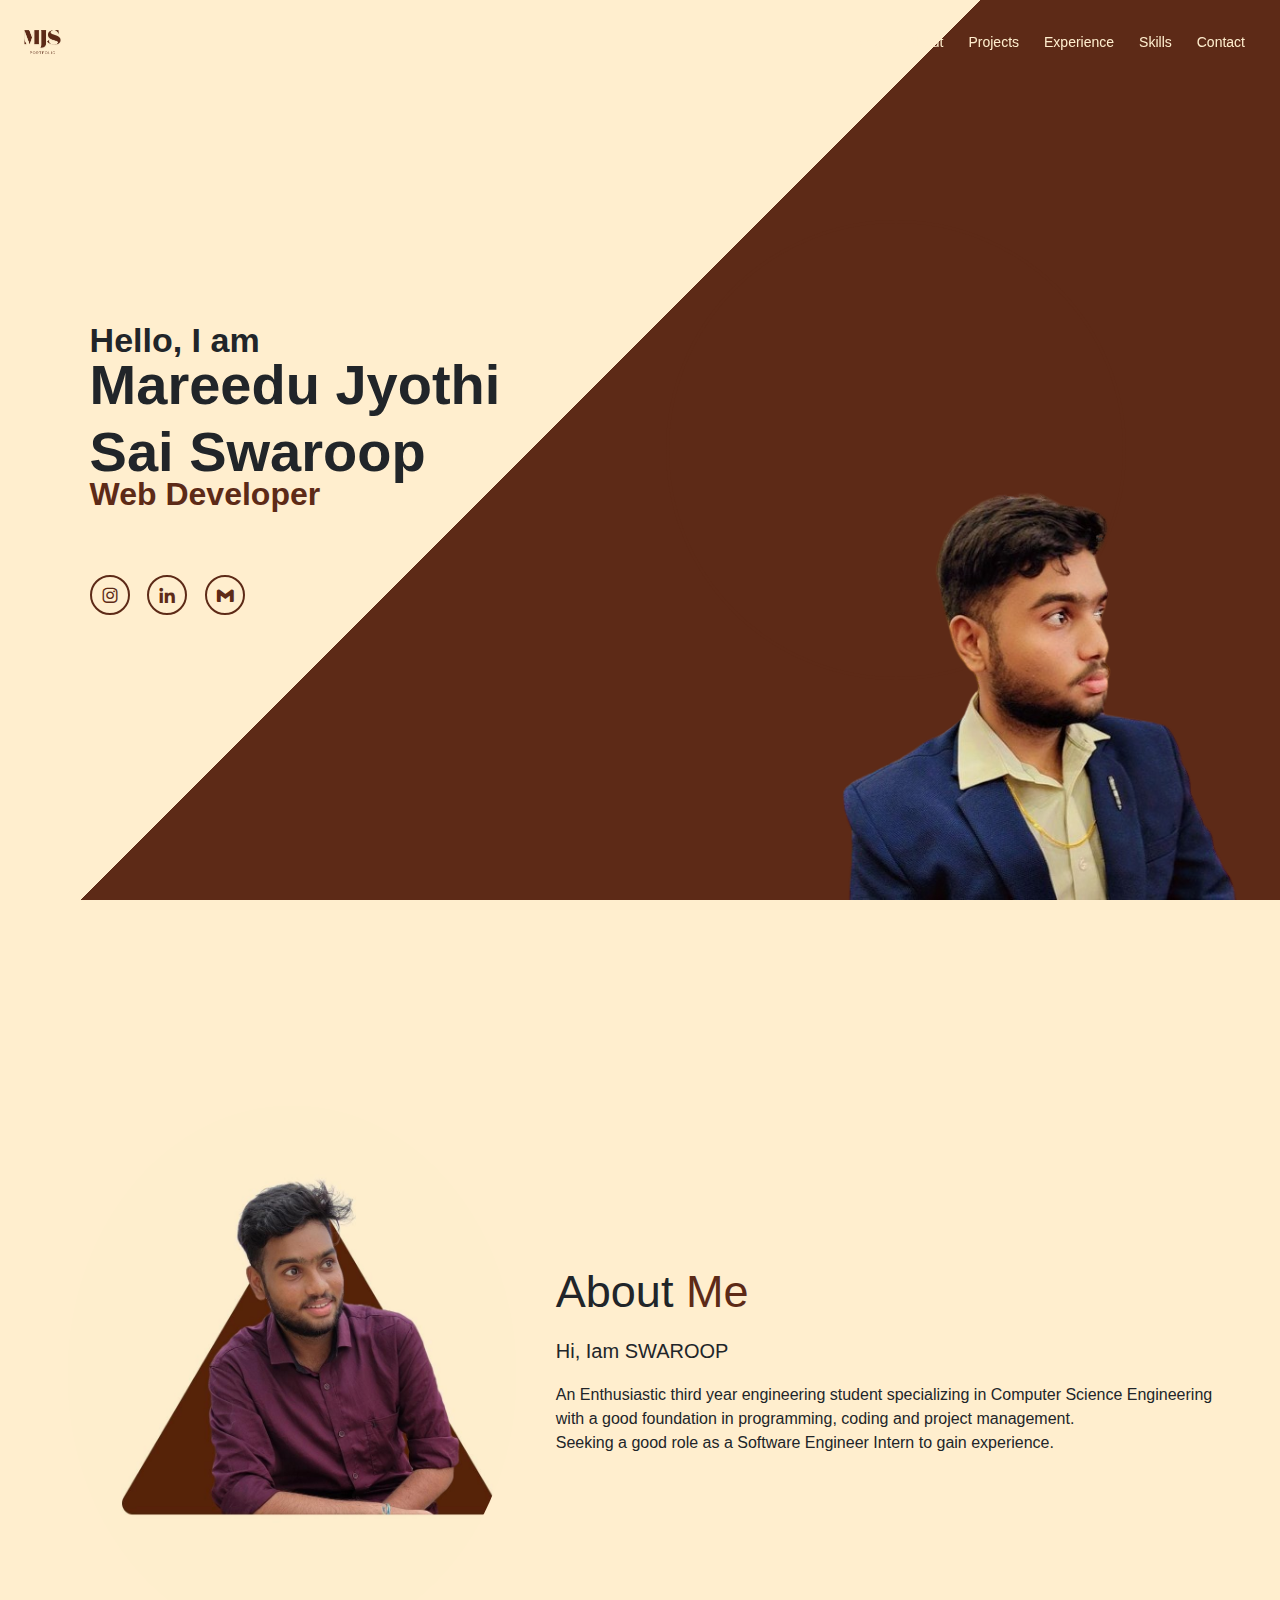
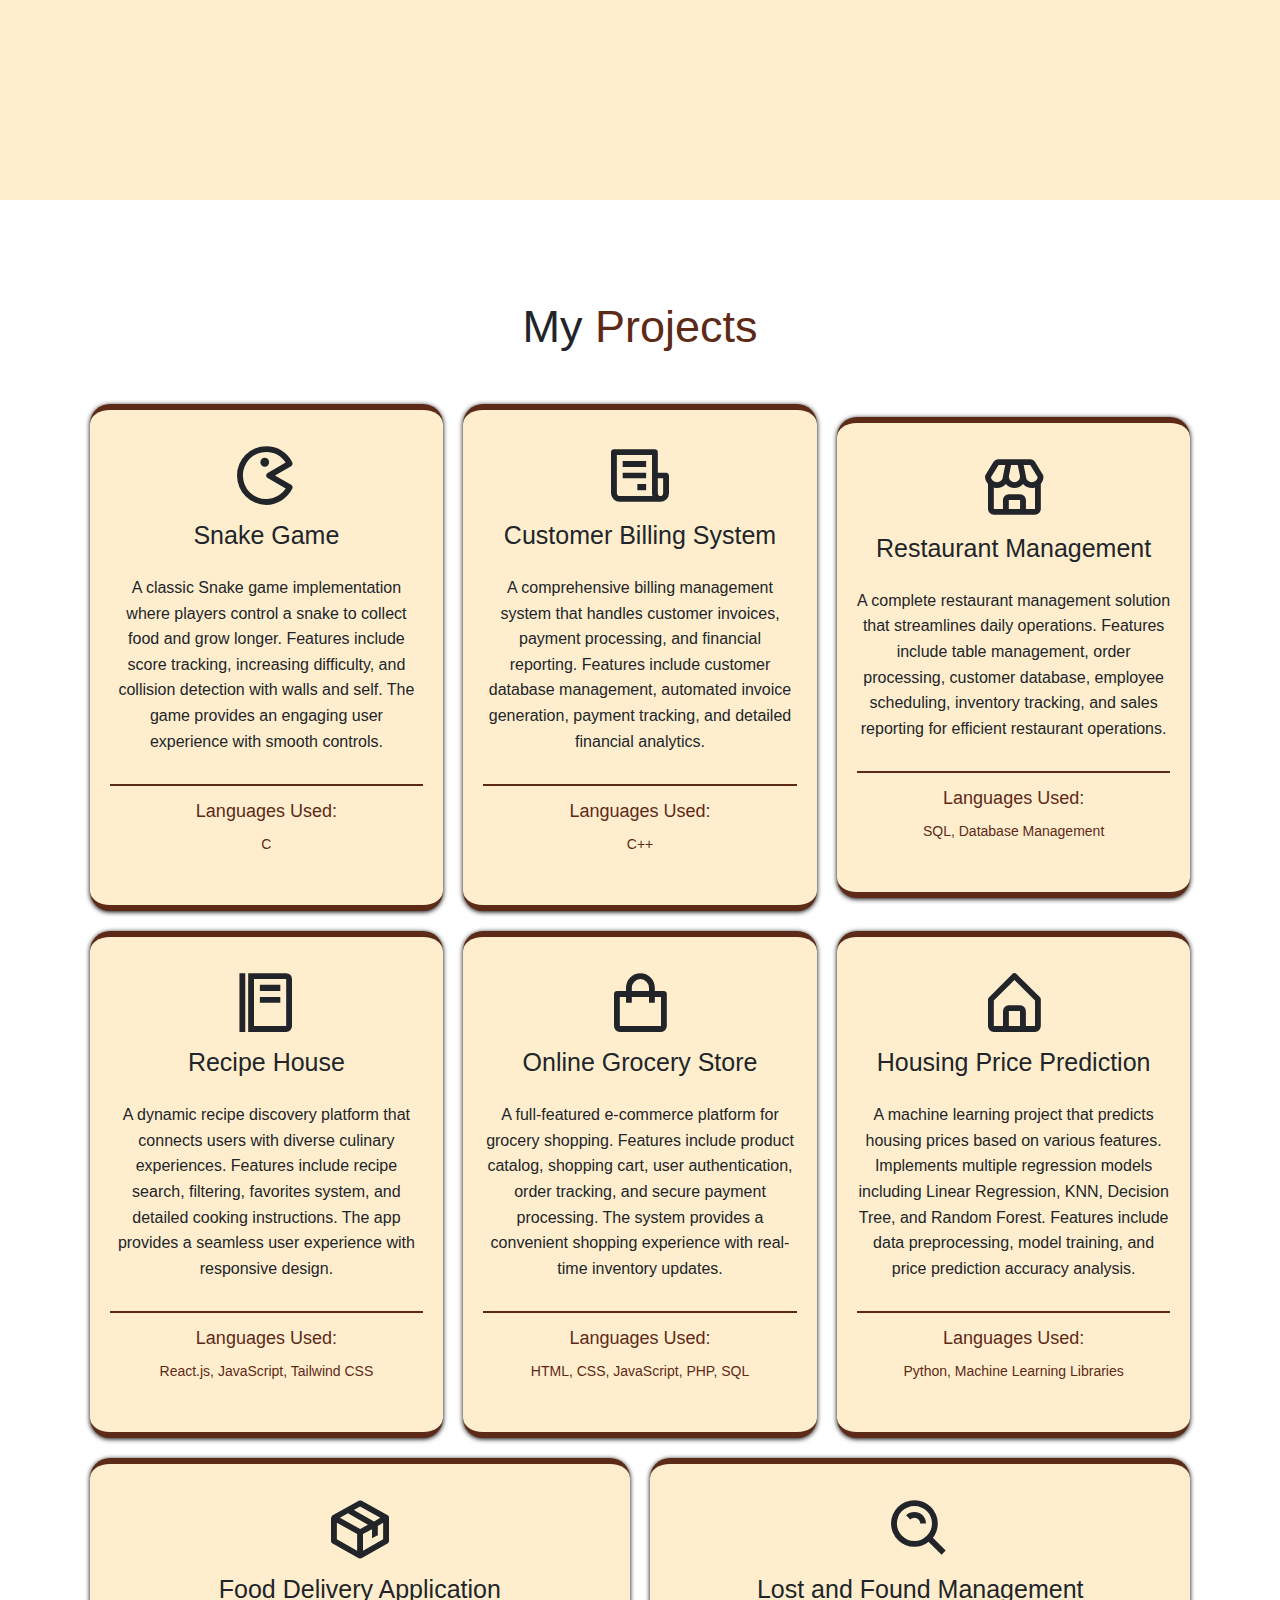
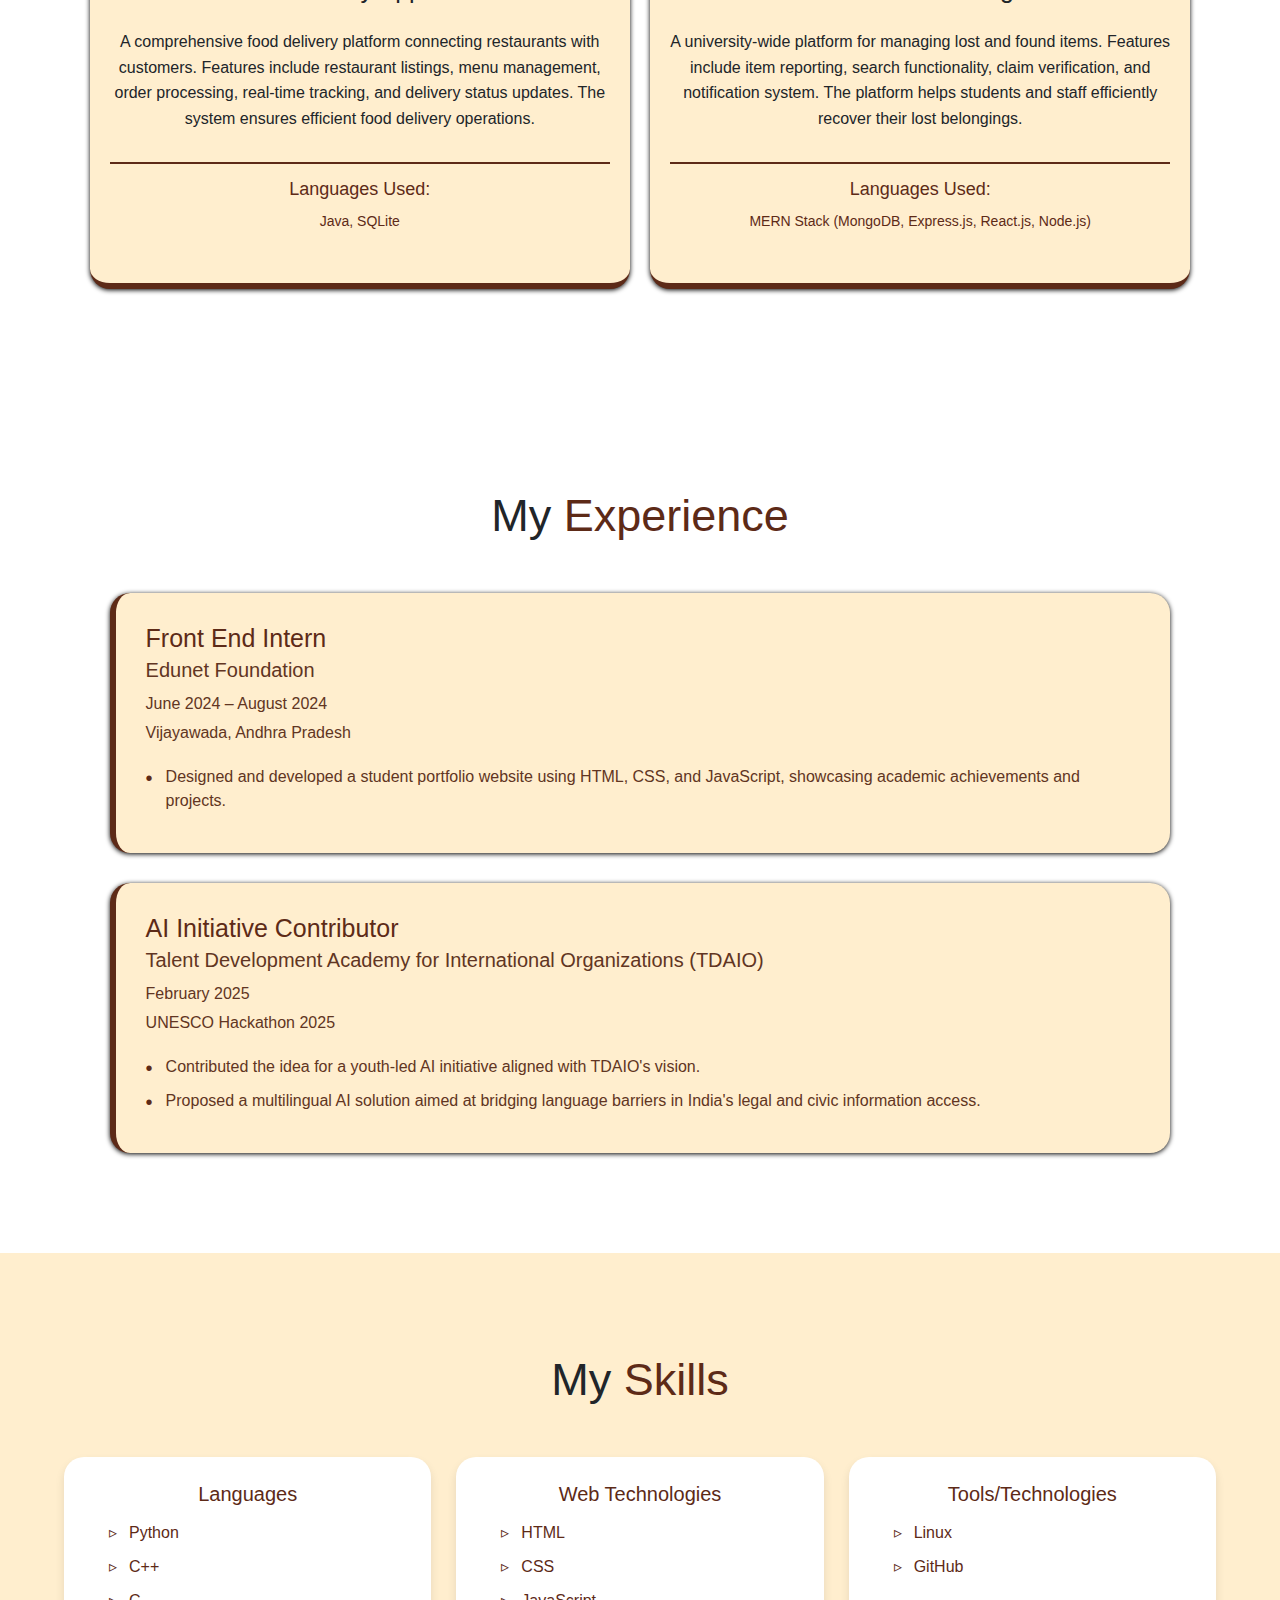
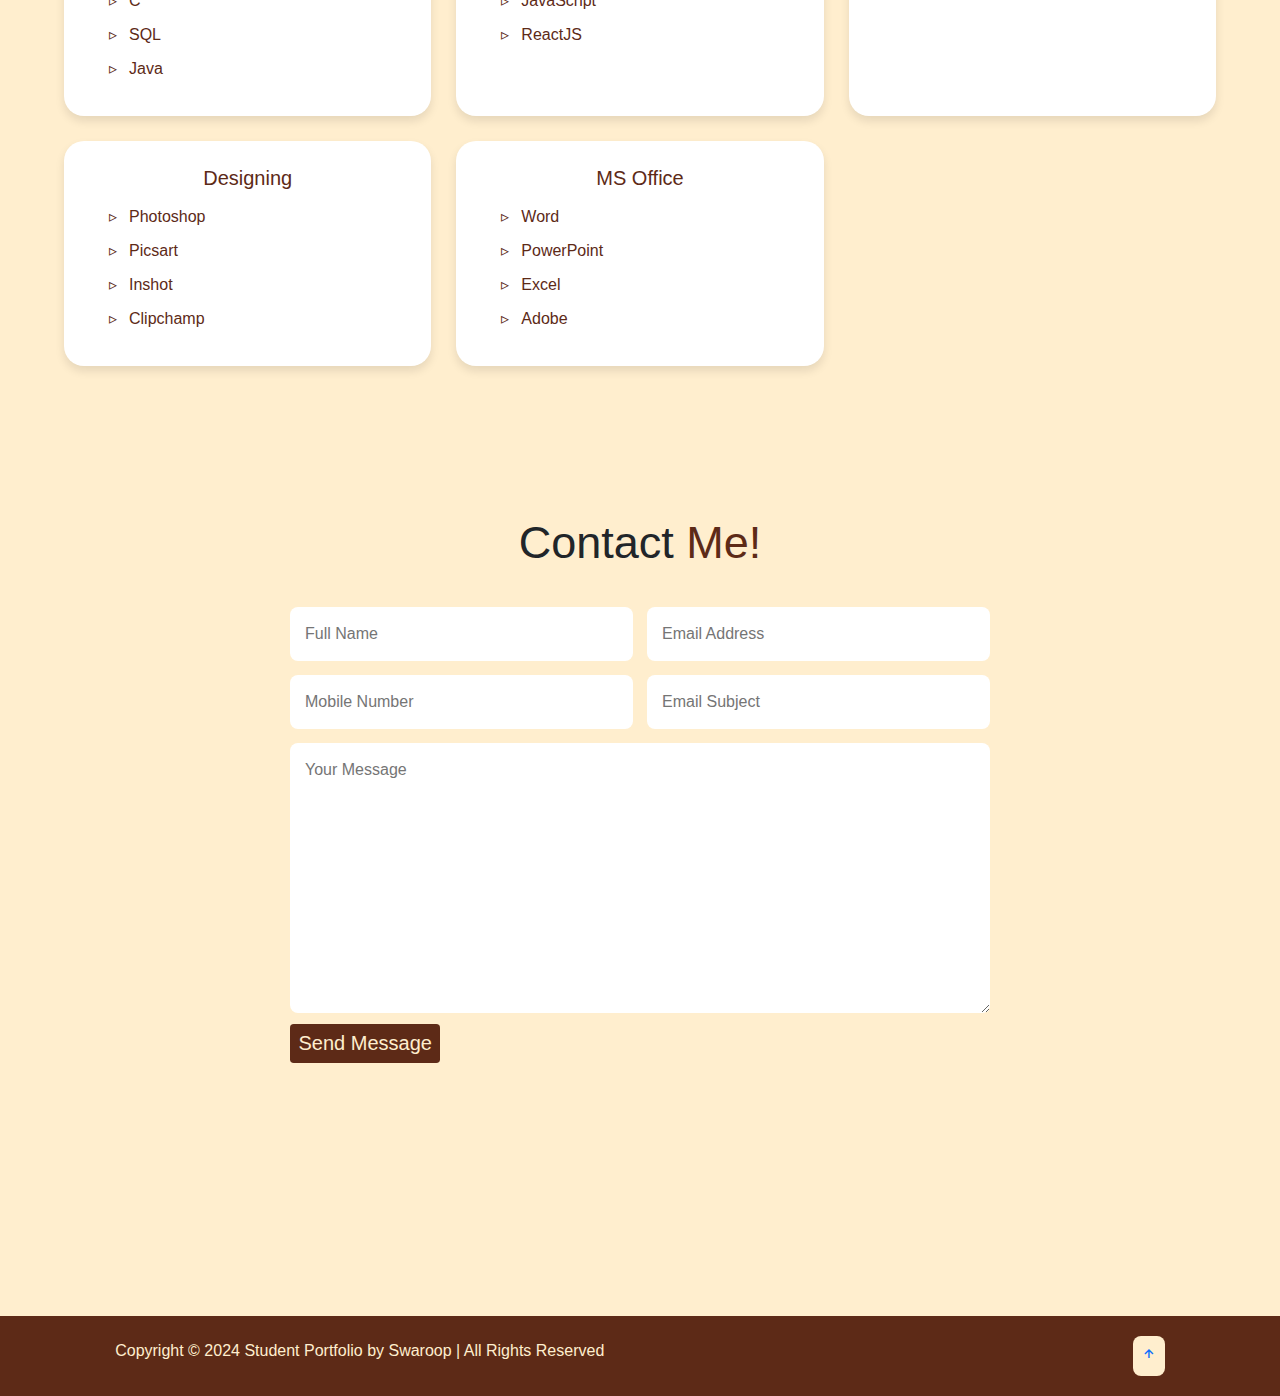
<file: index.html>
<!DOCTYPE html>
<html lang="en">
<head>
    <title>Student Portfolio</title>
    <link rel="stylesheet" href="styles.css">
    <link href='https://unpkg.com/boxicons@2.1.4/css/boxicons.min.css' rel='stylesheet'>
    <link href="https://cdn.jsdelivr.net/npm/bootstrap@5.3.3/dist/css/bootstrap.min.css" rel="stylesheet" integrity="sha384-QWTKZyjpPEjISv5WaRU9OFeRpok6YctnYmDr5pNlyT2bRjXh0JMhjY6hW+ALEwIH" crossorigin="anonymous">
</head>
<body>
    <header class="header">
        <a href="index.html" class="logo">
            <img src="mylogo.png" alt="Logo" class="logo-normal">
            <img src="mylogo2.png" alt="Logo" class="logo-sticky">
        </a>
        <nav class="navbar">
            <a href="#home" class="active">Home</a>
            <a href="#about">About</a>
            <a href="#projects">Projects</a>
            <a href="#experience">Experience</a>
            <a href="#skills">Skills</a>
            <a href="#contact">Contact</a>
        </nav>
    </header>
    <section class="home" id="home">
        <div class="homecont">
            <h3>Hello, I am</h3>
            <h1>Mareedu Jyothi Sai Swaroop</h1>
            <h3 class="web-developer-text">Web Developer</h3>
        <div class="socialm">
            <a href="https://www.instagram.com/bunny_mareedu?igsh=MXEweXQzZW9uaHowbg== "><i class='bx bxl-instagram' ></i></a>
            <a href="https://www.linkedin.com/in/jyothi-sai-swaroop-mareedu?utm_source=share&utm_campaign=share_via&utm_content=profile&utm_medium=android_app "><i class='bx bxl-linkedin' ></i></a>
            <a href="mailto:jyothisaiswaroopmareedu@gmail.com"><i class='bx bxl-gmail'></i></a>
        </div>
        </div>
        <div class="profcon">
            <div class="profbox">
                <div class="prof">
                </div>
                <div class="circle"></div>
            </div>
            <div class="overlay"></div>  </div>
            <div class="homeimg">
                <img src ="pro.png">
            </div>
    </section>
    <section class="about" id="about">
        <div class="aboutimg">
            <img src="about.jpg" alt="">
        </div>
        <div class="abtcnt">
            <h2 class="headi">About <span>Me</span></h2>
            <h3>Hi, Iam SWAROOP</h3> <p>An Enthusiastic third year engineering student specializing in Computer Science Engineering<br>
                 with a good foundation in programming, coding and project management.<br> Seeking a good role as a Software Engineer Intern to gain experience.</p>
        </div>
    </section>
    <section class="projects" id="projects">
        <h2 class="headi">My <span>Projects</span></h2>
        <div class="prjcon">
            <div class="prjbox">
                <i class='bx bx-game'></i>
                <h3>Snake Game</h3>
                <p>A classic Snake game implementation where players control a snake to collect food and grow longer. Features include score tracking, increasing difficulty, and collision detection with walls and self. The game provides an engaging user experience with smooth controls.</p>
                <div class="languages">
                    <h4>Languages Used:</h4>
                    <p>C</p>
                </div>
            </div>
            <div class="prjbox">
                <i class='bx bx-receipt'></i>
                <h3>Customer Billing System</h3>
                <p>A comprehensive billing management system that handles customer invoices, payment processing, and financial reporting. Features include customer database management, automated invoice generation, payment tracking, and detailed financial analytics.</p>
                <div class="languages">
                    <h4>Languages Used:</h4>
                    <p>C++</p>
                </div>
            </div>
            <div class="prjbox">
                <i class='bx bx-store'></i>
                <h3>Restaurant Management</h3>
                <p>A complete restaurant management solution that streamlines daily operations. Features include table management, order processing, customer database, employee scheduling, inventory tracking, and sales reporting for efficient restaurant operations.</p>
                <div class="languages">
                    <h4>Languages Used:</h4>
                    <p>SQL, Database Management</p>
                </div>
            </div>
             <div class="prjbox">
                <i class='bx bx-food-menu'></i>
                <h3>Recipe House</h3>
                <p>A dynamic recipe discovery platform that connects users with diverse culinary experiences. Features include recipe search, filtering, favorites system, and detailed cooking instructions. The app provides a seamless user experience with responsive design.</p>
                <div class="languages">
                    <h4>Languages Used:</h4>
                    <p>React.js, JavaScript, Tailwind CSS</p>
                </div>
            </div>
             <div class="prjbox">
                <i class='bx bx-shopping-bag'></i>
                <h3>Online Grocery Store</h3>
                <p>A full-featured e-commerce platform for grocery shopping. Features include product catalog, shopping cart, user authentication, order tracking, and secure payment processing. The system provides a convenient shopping experience with real-time inventory updates.</p>
                <div class="languages">
                    <h4>Languages Used:</h4>
                    <p>HTML, CSS, JavaScript, PHP, SQL</p>
                </div>
            </div>
             <div class="prjbox">
                <i class='bx bx-home-alt'></i>
                <h3>Housing Price Prediction</h3>
                <p>A machine learning project that predicts housing prices based on various features. Implements multiple regression models including Linear Regression, KNN, Decision Tree, and Random Forest. Features include data preprocessing, model training, and price prediction accuracy analysis.</p>
                <div class="languages">
                    <h4>Languages Used:</h4>
                    <p>Python, Machine Learning Libraries</p>
                </div>
            </div>
             <div class="prjbox">
                <i class='bx bx-package'></i>
                <h3>Food Delivery Application</h3>
                <p>A comprehensive food delivery platform connecting restaurants with customers. Features include restaurant listings, menu management, order processing, real-time tracking, and delivery status updates. The system ensures efficient food delivery operations.</p>
                <div class="languages">
                    <h4>Languages Used:</h4>
                    <p>Java, SQLite</p>
                </div>
            </div>
             <div class="prjbox">
                <i class='bx bx-search-alt'></i>
                <h3>Lost and Found Management</h3>
                <p>A university-wide platform for managing lost and found items. Features include item reporting, search functionality, claim verification, and notification system. The platform helps students and staff efficiently recover their lost belongings.</p>
                <div class="languages">
                    <h4>Languages Used:</h4>
                    <p>MERN Stack (MongoDB, Express.js, React.js, Node.js)</p>
                </div>
            </div>
        </div>
    </section>
    <section class="experience" id="experience">
        <h2 class="headi">My <span>Experience</span></h2>
        <div class="exp-container">
            <div class="exp-box">
                <div class="exp-header">
                    <h3>Front End Intern</h3>
                    <h4>Edunet Foundation</h4>
                    <p class="exp-date">June 2024 – August 2024</p>
                    <p class="exp-location">Vijayawada, Andhra Pradesh</p>
                </div>
                <div class="exp-content">
                    <ul>
                        <li>Designed and developed a student portfolio website using HTML, CSS, and JavaScript, showcasing academic achievements and projects.</li>
                    </ul>
                </div>
            </div>
            <div class="exp-box">
                <div class="exp-header">
                    <h3>AI Initiative Contributor</h3>
                    <h4>Talent Development Academy for International Organizations (TDAIO)</h4>
                    <p class="exp-date">February 2025</p>
                    <p class="exp-location">UNESCO Hackathon 2025</p>
                </div>
                <div class="exp-content">
                    <ul>
                        <li>Contributed the idea for a youth-led AI initiative aligned with TDAIO's vision.</li>
                        <li>Proposed a multilingual AI solution aimed at bridging language barriers in India's legal and civic information access.</li>
                    </ul>
                </div>
            </div>
        </div>
    </section>
    <section class="skills" id="skills">
        <h2 class="headi">My <span>Skills</span></h2>
        <div class="skills-container">
            <div class="skill-category">
                <h3>Languages</h3>
                <ul>
                    <li>Python</li>
                    <li>C++</li>
                    <li>C</li>
                    <li>SQL</li>
                    <li>Java</li>
                </ul>
            </div>
            <div class="skill-category">
                <h3>Web Technologies</h3>
                <ul>
                    <li>HTML</li>
                    <li>CSS</li>
                    <li>JavaScript</li>
                    <li>ReactJS</li>
                </ul>
            </div>
            <div class="skill-category">
                <h3>Tools/Technologies</h3>
                <ul>
                    <li>Linux</li>
                    <li>GitHub</li>
                </ul>
            </div>
            <div class="skill-category">
                <h3>Designing</h3>
                <ul>
                    <li>Photoshop</li>
                    <li>Picsart</li>
                    <li>Inshot</li>
                    <li>Clipchamp</li>
                </ul>
            </div>
            <div class="skill-category">
                <h3>MS Office</h3>
                <ul>
                    <li>Word</li>
                    <li>PowerPoint</li>
                    <li>Excel</li>
                    <li>Adobe</li>
                </ul>
            </div>
        </div>
    </section>
    <section class="contact" id="contact">
        <div>
            <h2 class="headi">Contact <span>Me!</span></h2>
            <form action="#">
                <div class="inpbox">
                    <input type="text" placeholder="Full Name">
                    <input type="email" placeholder="Email Address">
                </div>
                <div class="inpbox">
                    <input type="number" placeholder="Mobile Number">
                    <input type="text" placeholder="Email Subject">
                </div>
                <textarea name="" id="" cols="30" rows="10" placeholder="Your Message"></textarea>
                <input type="submit" value="Send Message" class="btn">
            </form>
        </div>
    </section>
    <script src="script.js"></script>
    <footer class="footer">
        <div class="footxt">
            <p>Copyright &copy; 2024 Student Portfolio by Swaroop | All Rights Reserved</p>
        </div>
   <div class="footericon">
    <a href="#home"><i class='bx bx-up-arrow-alt'></i></a>
   </div>
    </footer>
</body>
</html>
</file>
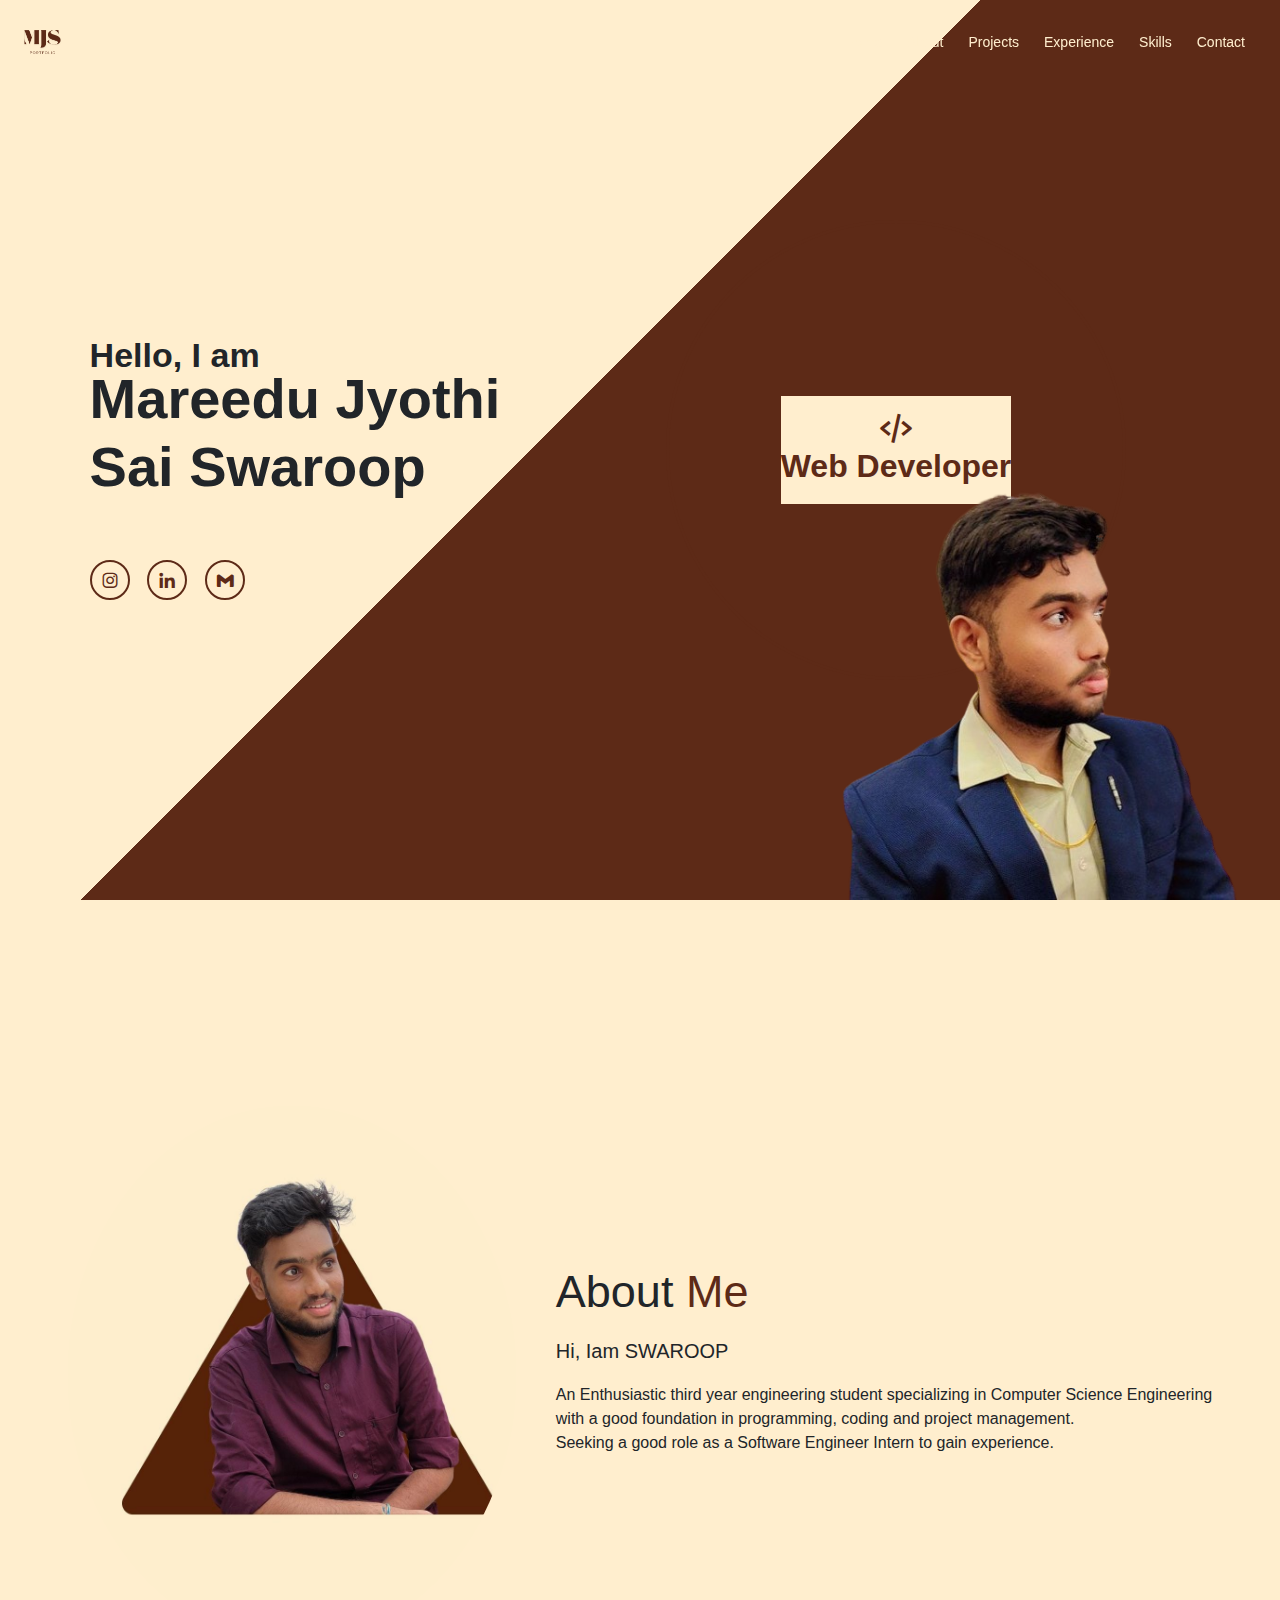
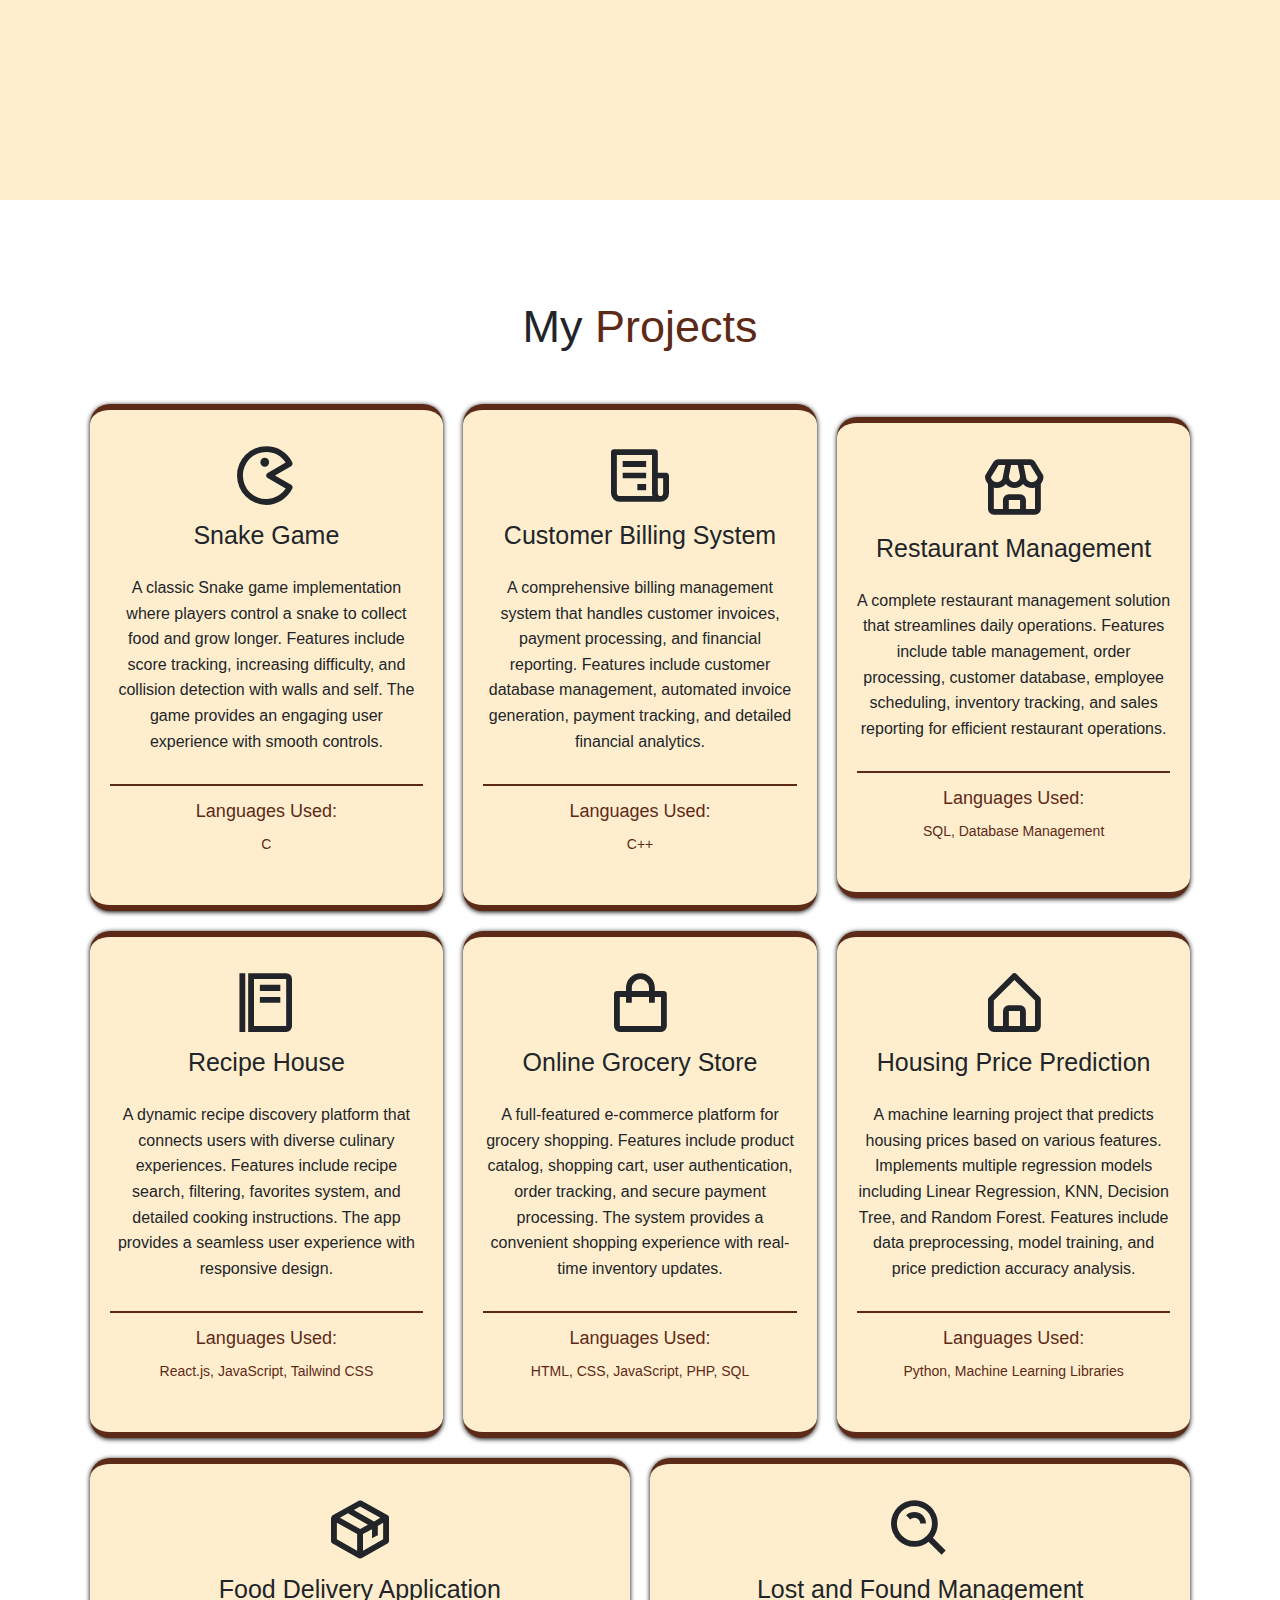
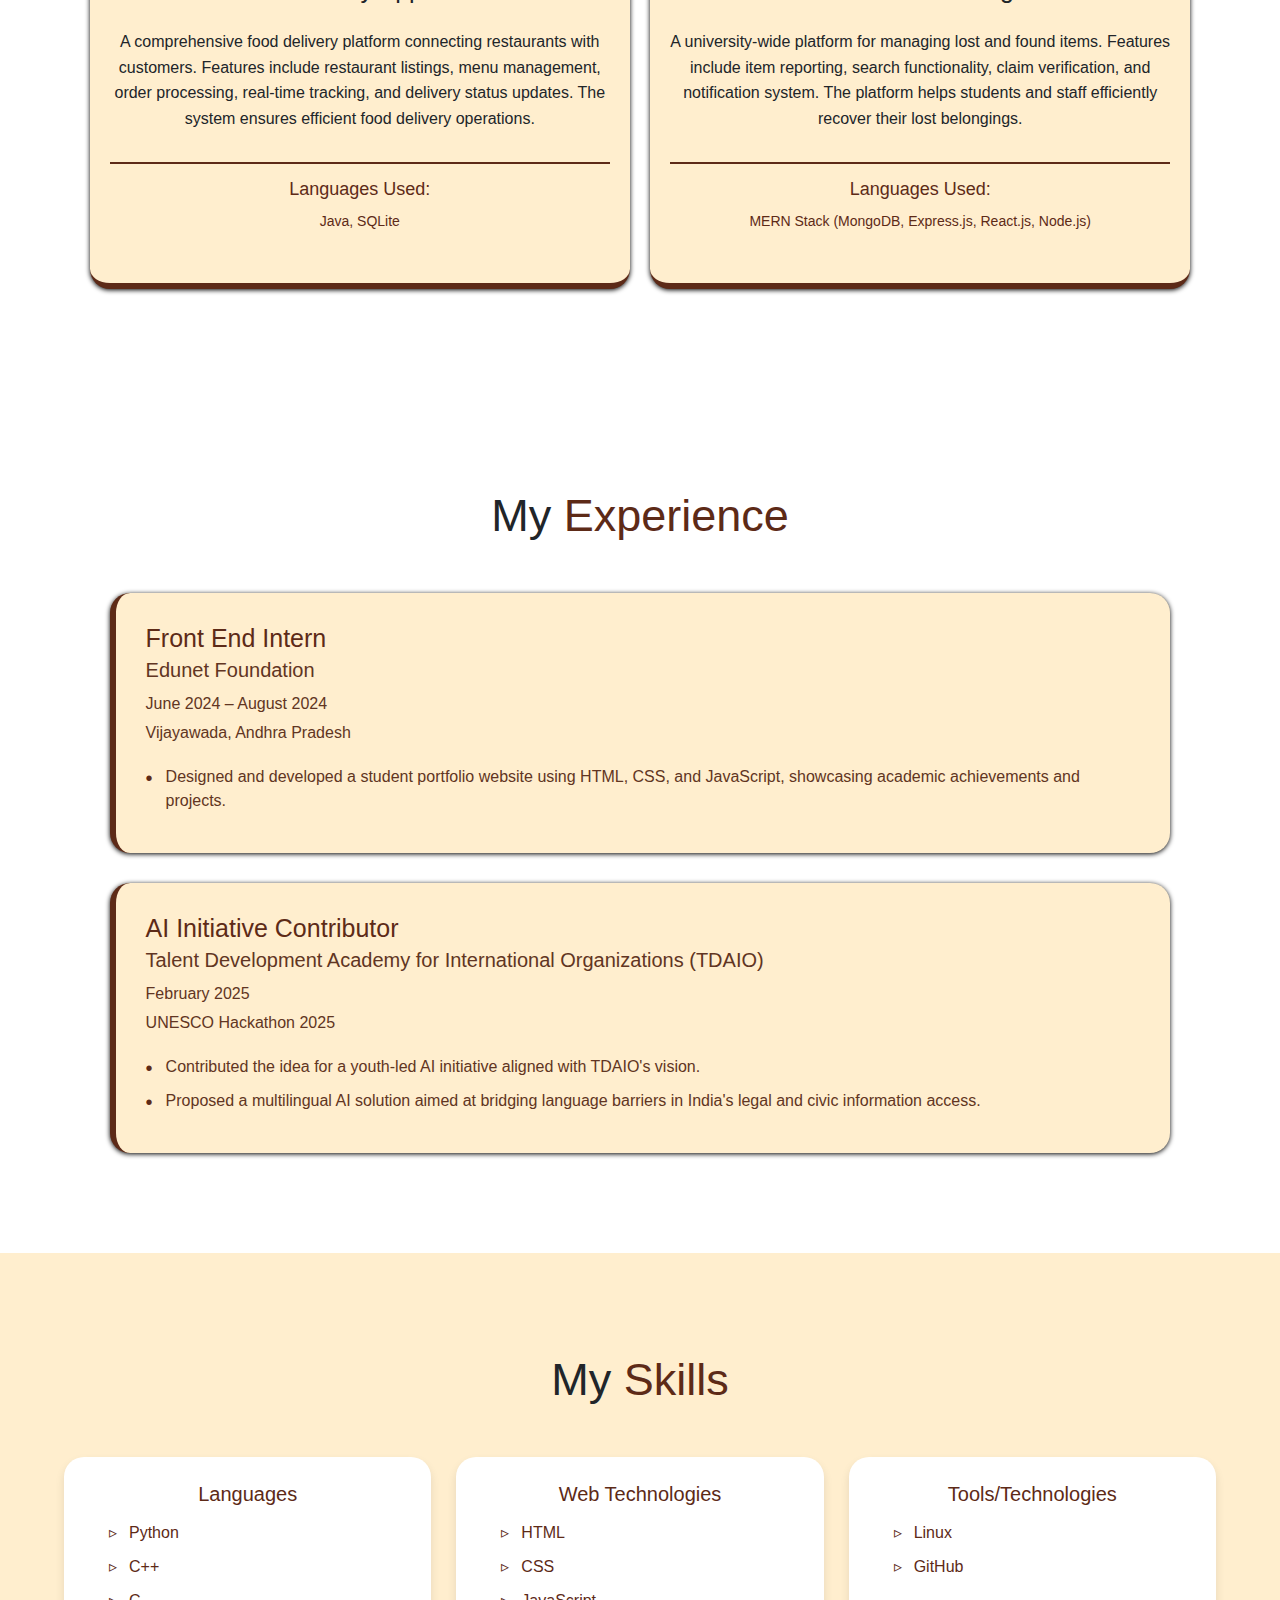
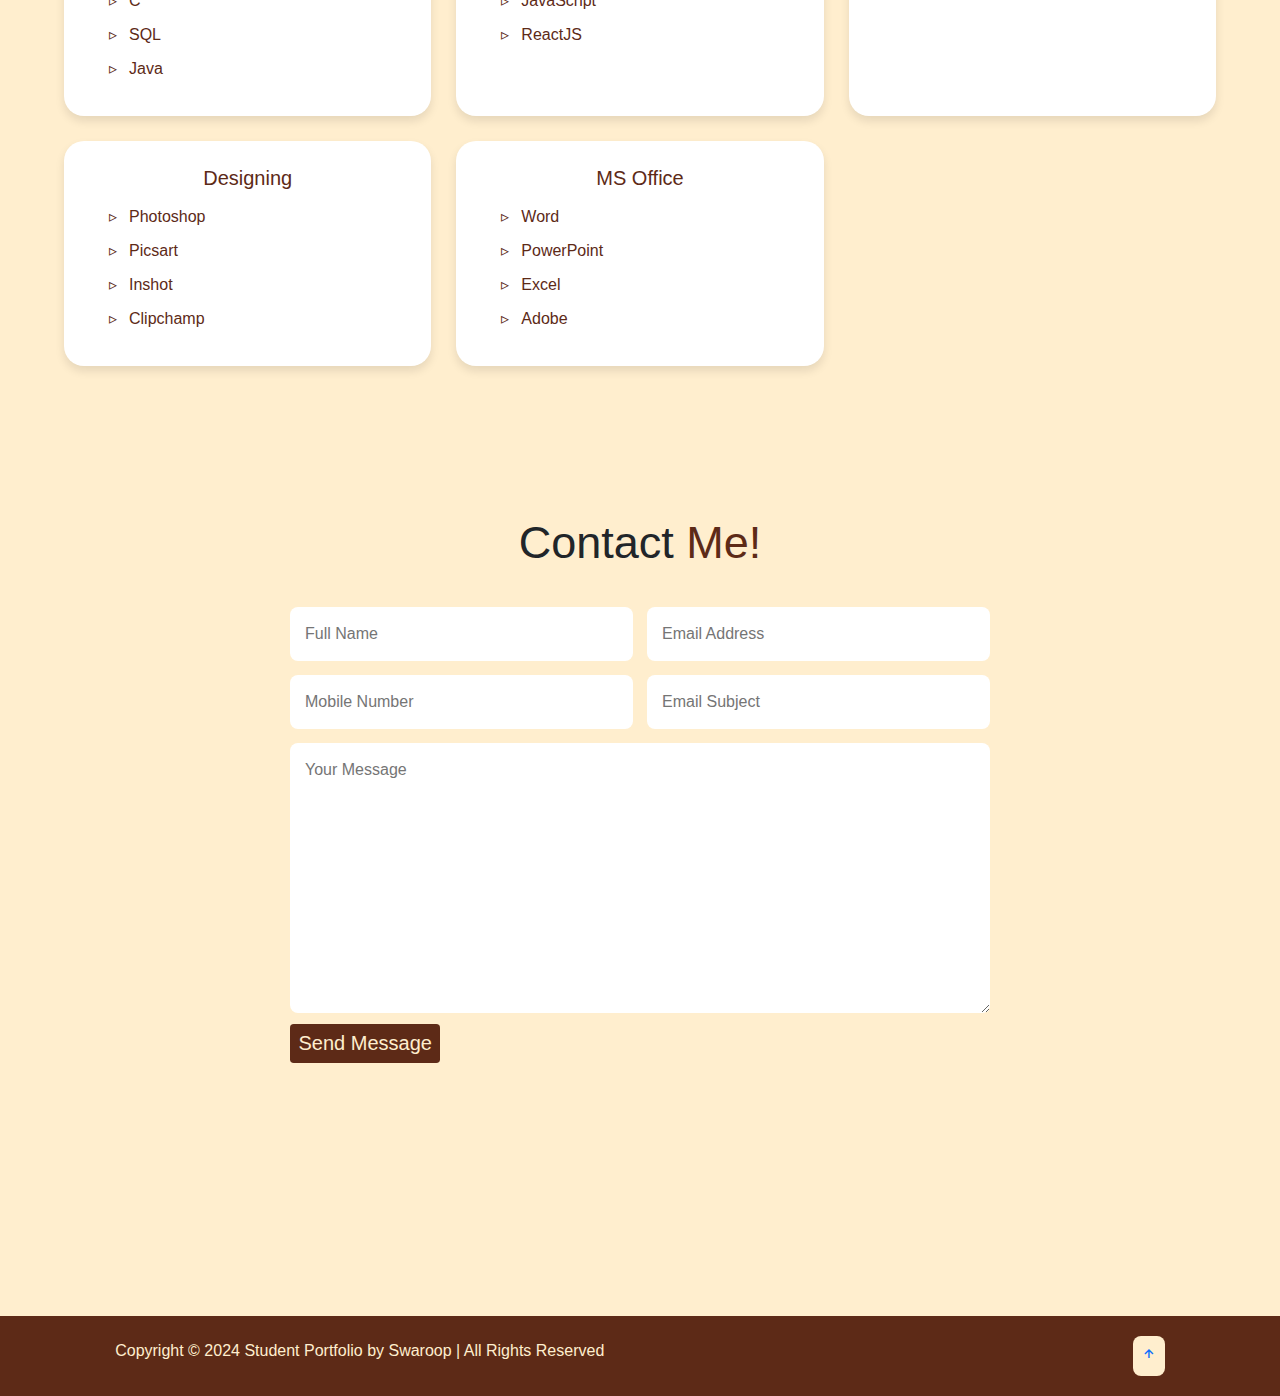
<file: home.html>
<!DOCTYPE html>
<html lang="en">
<head>
    <title>Student Portfolio</title>
    <link rel="stylesheet" href="styles.css">
    <link href='https://unpkg.com/boxicons@2.1.4/css/boxicons.min.css' rel='stylesheet'>
    <link href="https://cdn.jsdelivr.net/npm/bootstrap@5.3.3/dist/css/bootstrap.min.css" rel="stylesheet" integrity="sha384-QWTKZyjpPEjISv5WaRU9OFeRpok6YctnYmDr5pNlyT2bRjXh0JMhjY6hW+ALEwIH" crossorigin="anonymous">
</head>
<body>
    <header class="header">
        <a href="#" class="logo">
            <img src="mylogo.png" alt="Logo" class="logo-normal">
            <img src="mylogo2.png" alt="Logo" class="logo-sticky">
        </a>
        <nav class="navbar">
            <a href="#home" class="active">Home</a>
            <a href="#about">About</a>
            <a href="#projects">Projects</a>
            <a href="#experience">Experience</a>
            <a href="#skills">Skills</a>
            <a href="#contact">Contact</a>
        </nav>
    </header>
    <section class="home" id="home">
        <div class="homecont">
            <h3>Hello, I am</h3>
            <h1>Mareedu Jyothi Sai Swaroop</h1>
        <div class="socialm">
            <a href="https://www.instagram.com/bunny_mareedu?igsh=MXEweXQzZW9uaHowbg== "><i class='bx bxl-instagram' ></i></a>
            <a href="https://www.linkedin.com/in/jyothi-sai-swaroop-mareedu?utm_source=share&utm_campaign=share_via&utm_content=profile&utm_medium=android_app "><i class='bx bxl-linkedin' ></i></a>
            <a href="mailto:jyothisaiswaroopmareedu@gmail.com"><i class='bx bxl-gmail'></i></a>
        </div>
        </div>
        <div class="profcon">
            <div class="profbox">
                <div class="prof">
                    <i class='bx bx-code-alt' ></i>
                    <h3 >Web Developer</h3>
                </div>
                <div class="circle"></div>
            </div>
            <div class="overlay"></div>  </div>
            <div class="homeimg">
                <img src ="pro.png">
            </div>
    </section>
    <section class="about" id="about">
        <div class="aboutimg">
            <img src="about.jpg" alt="">
        </div>
        <div class="abtcnt">
            <h2 class="headi">About <span>Me</span></h2>
            <h3>Hi, Iam SWAROOP</h3> <p>An Enthusiastic third year engineering student specializing in Computer Science Engineering<br>
                 with a good foundation in programming, coding and project management.<br> Seeking a good role as a Software Engineer Intern to gain experience.</p>
        </div>
    </section>
    <section class="projects" id="projects">
        <h2 class="headi">My <span>Projects</span></h2>
        <div class="prjcon">
            <div class="prjbox">
                <i class='bx bx-game'></i>
                <h3>Snake Game</h3>
                <p>A classic Snake game implementation where players control a snake to collect food and grow longer. Features include score tracking, increasing difficulty, and collision detection with walls and self. The game provides an engaging user experience with smooth controls.</p>
                <div class="languages">
                    <h4>Languages Used:</h4>
                    <p>C</p>
                </div>
            </div>
            <div class="prjbox">
                <i class='bx bx-receipt'></i>
                <h3>Customer Billing System</h3>
                <p>A comprehensive billing management system that handles customer invoices, payment processing, and financial reporting. Features include customer database management, automated invoice generation, payment tracking, and detailed financial analytics.</p>
                <div class="languages">
                    <h4>Languages Used:</h4>
                    <p>C++</p>
                </div>
            </div>
            <div class="prjbox">
                <i class='bx bx-store'></i>
                <h3>Restaurant Management</h3>
                <p>A complete restaurant management solution that streamlines daily operations. Features include table management, order processing, customer database, employee scheduling, inventory tracking, and sales reporting for efficient restaurant operations.</p>
                <div class="languages">
                    <h4>Languages Used:</h4>
                    <p>SQL, Database Management</p>
                </div>
            </div>
             <div class="prjbox">
                <i class='bx bx-food-menu'></i>
                <h3>Recipe House</h3>
                <p>A dynamic recipe discovery platform that connects users with diverse culinary experiences. Features include recipe search, filtering, favorites system, and detailed cooking instructions. The app provides a seamless user experience with responsive design.</p>
                <div class="languages">
                    <h4>Languages Used:</h4>
                    <p>React.js, JavaScript, Tailwind CSS</p>
                </div>
            </div>
             <div class="prjbox">
                <i class='bx bx-shopping-bag'></i>
                <h3>Online Grocery Store</h3>
                <p>A full-featured e-commerce platform for grocery shopping. Features include product catalog, shopping cart, user authentication, order tracking, and secure payment processing. The system provides a convenient shopping experience with real-time inventory updates.</p>
                <div class="languages">
                    <h4>Languages Used:</h4>
                    <p>HTML, CSS, JavaScript, PHP, SQL</p>
                </div>
            </div>
             <div class="prjbox">
                <i class='bx bx-home-alt'></i>
                <h3>Housing Price Prediction</h3>
                <p>A machine learning project that predicts housing prices based on various features. Implements multiple regression models including Linear Regression, KNN, Decision Tree, and Random Forest. Features include data preprocessing, model training, and price prediction accuracy analysis.</p>
                <div class="languages">
                    <h4>Languages Used:</h4>
                    <p>Python, Machine Learning Libraries</p>
                </div>
            </div>
             <div class="prjbox">
                <i class='bx bx-package'></i>
                <h3>Food Delivery Application</h3>
                <p>A comprehensive food delivery platform connecting restaurants with customers. Features include restaurant listings, menu management, order processing, real-time tracking, and delivery status updates. The system ensures efficient food delivery operations.</p>
                <div class="languages">
                    <h4>Languages Used:</h4>
                    <p>Java, SQLite</p>
                </div>
            </div>
             <div class="prjbox">
                <i class='bx bx-search-alt'></i>
                <h3>Lost and Found Management</h3>
                <p>A university-wide platform for managing lost and found items. Features include item reporting, search functionality, claim verification, and notification system. The platform helps students and staff efficiently recover their lost belongings.</p>
                <div class="languages">
                    <h4>Languages Used:</h4>
                    <p>MERN Stack (MongoDB, Express.js, React.js, Node.js)</p>
                </div>
            </div>
        </div>
    </section>
    <section class="experience" id="experience">
        <h2 class="headi">My <span>Experience</span></h2>
        <div class="exp-container">
            <div class="exp-box">
                <div class="exp-header">
                    <h3>Front End Intern</h3>
                    <h4>Edunet Foundation</h4>
                    <p class="exp-date">June 2024 – August 2024</p>
                    <p class="exp-location">Vijayawada, Andhra Pradesh</p>
                </div>
                <div class="exp-content">
                    <ul>
                        <li>Designed and developed a student portfolio website using HTML, CSS, and JavaScript, showcasing academic achievements and projects.</li>
                    </ul>
                </div>
            </div>
            <div class="exp-box">
                <div class="exp-header">
                    <h3>AI Initiative Contributor</h3>
                    <h4>Talent Development Academy for International Organizations (TDAIO)</h4>
                    <p class="exp-date">February 2025</p>
                    <p class="exp-location">UNESCO Hackathon 2025</p>
                </div>
                <div class="exp-content">
                    <ul>
                        <li>Contributed the idea for a youth-led AI initiative aligned with TDAIO's vision.</li>
                        <li>Proposed a multilingual AI solution aimed at bridging language barriers in India's legal and civic information access.</li>
                    </ul>
                </div>
            </div>
        </div>
    </section>
    <section class="skills" id="skills">
        <h2 class="headi">My <span>Skills</span></h2>
        <div class="skills-container">
            <div class="skill-category">
                <h3>Languages</h3>
                <ul>
                    <li>Python</li>
                    <li>C++</li>
                    <li>C</li>
                    <li>SQL</li>
                    <li>Java</li>
                </ul>
            </div>
            <div class="skill-category">
                <h3>Web Technologies</h3>
                <ul>
                    <li>HTML</li>
                    <li>CSS</li>
                    <li>JavaScript</li>
                    <li>ReactJS</li>
                </ul>
            </div>
            <div class="skill-category">
                <h3>Tools/Technologies</h3>
                <ul>
                    <li>Linux</li>
                    <li>GitHub</li>
                </ul>
            </div>
            <div class="skill-category">
                <h3>Designing</h3>
                <ul>
                    <li>Photoshop</li>
                    <li>Picsart</li>
                    <li>Inshot</li>
                    <li>Clipchamp</li>
                </ul>
            </div>
            <div class="skill-category">
                <h3>MS Office</h3>
                <ul>
                    <li>Word</li>
                    <li>PowerPoint</li>
                    <li>Excel</li>
                    <li>Adobe</li>
                </ul>
            </div>
        </div>
    </section>
    <section class="contact" id="contact">
        <div>
            <h2 class="headi">Contact <span>Me!</span></h2>
            <form action="#">
                <div class="inpbox">
                    <input type="text" placeholder="Full Name">
                    <input type="email" placeholder="Email Address">
                </div>
                <div class="inpbox">
                    <input type="number" placeholder="Mobile Number">
                    <input type="text" placeholder="Email Subject">
                </div>
                <textarea name="" id="" cols="30" rows="10" placeholder="Your Message"></textarea>
                <input type="submit" value="Send Message" class="btn">
            </form>
        </div>
    </section>
    <script src="script.js"></script>
    <footer class="footer">
        <div class="footxt">
            <p>Copyright &copy; 2024 Student Portfolio by Swaroop | All Rights Reserved</p>
        </div>
   <div class="footericon">
    <a href="#home"><i class='bx bx-up-arrow-alt'></i></a>
   </div>
    </footer>
</body>
</html>
</file>
<file: styles.css>
* {
    margin: 0;
    padding: 0;
    box-sizing: border-box;
    text-decoration: none;
    border: none;
    outline: none;
    scroll-behavior: smooth;
    font-family: 'Poppins', sans-serif;
}

:root {
    --bg-color: rgb(255, 238, 206);
    --text-color: rgb(93, 42, 23);
    --main-color: rgb(255, 238, 206);
}

html {
    font-size: 62.5%;
    overflow-x: hidden;
}

body {
    background: var(--bg-color);
    color: var(--text-color);
    overflow-x: hidden;
    width: 100%;
}

.navbar a,
.home .homecont .socialm a,
.bx {
    text-decoration: none; 
}

.header{
    position: fixed;
    top: 0;
    left: 0;
    width: 100%;
    padding: 1rem;
    display: flex;
    align-items: center;
    justify-content: space-between;
    z-index: 100;
    background: transparent;
    transition: .5s;
}

.header.sticky{
    background: rgb(93, 42, 23);
    box-shadow: 0 .1rem 1rem black;
}

.logo{
    margin-right: auto;
    text-decoration: none;
    transition: .5s;
}

.logo img {
    height: 65px;
    width: auto;
    transition: .5s;
}

.logo-sticky {
    display: none;
}

.header.sticky .logo-normal {
    display: none;
}

.header.sticky .logo-sticky {
    display: block;
}

.navbar {
    display: flex;
    align-items: center;
}

.navbar a {
    position: relative;
    font-size: 1.4rem;
    color: var(--main-color);
    font-weight: 500;
    margin-right: 2.5rem;
    transition: .5s;
}

.header.sticky .navbar a {
    color: rgb(255, 238, 206);
}

.navbar a.active::before{
    content:'';
    position: absolute;
    left: 0;
    bottom: -6px;
    width: 100%;
    height: .2rem;
    background: rgb(255, 238, 206);
    transition: .5s;
}

.header.sticky .navbar a.active::before {
    background: rgb(255, 238, 206);
}

section{
    min-height: 100vh;
    padding: 10rem 7% 2rem;
}

.home{
    display: flex;
    align-items: center;
    background: linear-gradient(135deg, var(--bg-color) 0%, var(--bg-color) 45%, var(--text-color) 45%, var(--text-color) 100%);
}

.home .homecont{
    max-width: 44rem;
}

.homecont h3{
    font-size: 3.4rem;
    font-weight: 700;
    line-height: .3;
}

.homecont h1{
    font-size: 5.6rem;
    font-weight: 700;
}

.homecont p{
    font-size: 1.6rem;
}

.homecont .web-developer-text {
    font-size: 3.2rem;
    font-weight: 600;
    color: var(--text-color);
    margin-bottom: 2rem;
}

.homecont .socialm a{
    margin-top: 1.4rem;
    display: inline-flex;
    justify-content: center;
    align-items: center;
    width: 4rem;
    height: 4rem;
    background: transparent;
    border: .2rem solid var(--text-color);
    border-radius: 50%;
    font-size: 2rem;
    color: var(--text-color);
    margin: 5.5rem 1.5rem 3rem 0;
}

.home .profcon{
    position: absolute;
    top: 50%;
    right: 0;
    transform: translateY(-50%);
    width: 768px;
    height: 768px;
    overflow: hidden;
}

.home .profcon .profbox{
    position: absolute;
    top: 0;
    right: 0;
    width: 768px;
    height: 768px;
    border-radius: 50%;
    display: flex;
    justify-content: center;
    align-items: center;
}

.home .profbox .prof{
    position: absolute;
    display: flex;
    align-items: center;
    flex-direction: column;
    color: var(--text-color);
    transform: rotate(calc(360deg / 4 * var(--i)));
    transform-origin: 384px;
    background: var(--bg-color);
    padding: 13px 0;
}

.home .prof i{
    font-size: 3.8rem;
}

.home .prof h3{
    font-size: 3.2rem;
    font-weight: 600;
}

.home .profcon .profbox .circle{
    width: 460px;
    height: 460px;
    background: transparent;
    border: 3px solid var(--text-color);
    border-radius: 50%;
}

.home .profcon .overlay{
    position: absolute;
    top: 0;
    right: 0;
    width: 0;
    height: 0;
    border-top: 384px solid transparent;
    border-right: 384px solid transparent;
    border-bottom: 384px solid transparent;
    border-left: 384px solid transparent;
}

.home .homeimg img{
    position: absolute;
    bottom: 0;
    right: 0;
    width: 35%;
    pointer-events: none;
}

span{
    color: rgb(93, 42, 23) ;
}

.about{
    display: flex;
    justify-content: center;
    align-items: center;
    gap: 4rem;
    background: var(--bg-color);
    padding: 10rem 5% 5rem;
}

.aboutimg img{
  width: 35vw;
  border-radius: 50%;
}

.headi{
    font-size: 4.5rem;
    text-align: center;
}

.abtcnt h2{
    text-align: left;
    line-height: 1.2;
}

.abtcnt h3{
    margin-top: 2rem;
    font-size: 2rem;
}

.abtcnt p{
    font-size: 1.6rem;
    margin: 2rem 0 3rem;
}

.projects .prjcon{
    display: flex;
    justify-content: center;
    align-items: center;
    flex-wrap: wrap;
    gap: 2rem;
}

.prjcon .prjbox{
    flex: 1 1 30rem;
    background: rgb(255, 238, 206);
    padding: 3rem 2rem 4rem;
    border-radius: 2rem;
    box-shadow: 0 .1rem .5rem black;
    text-align: center;
    border-top: .6rem solid rgb(93, 42, 23);
    border-bottom: .6rem solid rgb(93, 42, 23);
    min-height: 400px;
    display: flex;
    flex-direction: column;
    justify-content: space-between;
}

.prjcon .prjbox:hover{
    box-shadow: 0 .1rem 2rem black;
    transform: translateY(-5px);
    transition: all 0.3s ease;
}

.prjbox i{
    font-size: 7rem;
    margin-bottom: 1rem;
}

.prjbox h3{
    font-size: 2.5rem;
    margin-bottom: 1.5rem;
}

.prjbox p{
    font-size: 1.6rem;
    margin: 1rem 0;
    line-height: 1.6;
}

.prjbox .languages {
    margin-top: 2rem;
    padding-top: 1.5rem;
    border-top: 2px solid rgb(93, 42, 23);
}

.prjbox .languages h4 {
    font-size: 1.8rem;
    color: rgb(93, 42, 23);
    margin-bottom: 0.5rem;
}

.prjbox .languages p {
    font-size: 1.4rem;
    color: rgb(93, 42, 23);
    font-weight: 500;
}

.projects h2{
    margin-bottom: 5rem;
}

.projects{
    min-height: auto;
    padding-bottom: 10rem;
}

.acdprof .table{
    font-size: 3rem;
    border:  5px solid rgb(93, 42, 23);
}

.table{
    box-shadow: 0 .1rem .5rem solid black;
}

.acdprof h4{
    font-size: 3rem;
    margin-top: 4rem;
    margin-bottom: 2rem;
}

.acdprof ul{
    font-size: 3rem;
}

.contact .btn{
    color: rgb(255, 238, 206)  ;
    background: rgb(93, 42, 23);
    font-size: 2rem;
}

.contact h2{
  margin-bottom: 3rem;
}

.contact form{
    max-width: 70rem;
    margin: 1rem auto;
    margin-bottom: 3rem;
}

.contact form .inpbox{
    display: flex;
    justify-content: space-between;
    flex-wrap: wrap;
}

.contact form .inpbox input,
.contact form textarea{
    width: 100%;
    padding: 1.5rem;
    font-size: 1.6rem;
    border-radius: .8rem;
    margin: .7rem 0;
    box-shadow: 0 .1rem .5rem solid black;
}

.contact form .inpbox input{ 
    width: 49%;

}

.contact{
    background: rgb(255, 238, 206);
}

.footer {
    display: flex;
    justify-content: space-between;
    align-items: center;
    flex-wrap: wrap;
    padding: 2rem 9%;
    background: rgb(93, 42, 23);
    color: rgb(255, 238, 206);
    font-size: 1.6rem;
}

.footericon{
    display: inline-flex;
    justify-content: center;
    align-items: center;
    padding: .8rem;
    background: rgb(255, 238, 206);
    border-radius: .8rem;
}

.experience {
    background: #ffffff;
    min-height: auto;
    padding-bottom: 10rem;
}

.exp-container {
    display: flex;
    flex-direction: column;
    gap: 3rem;
    max-width: 1200px;
    margin: 0 auto;
    padding: 0 2rem;
    color: black;
}

.exp-box {
    background: rgb(255, 238, 206);
    padding: 3rem;
    border-radius: 2rem;
    box-shadow: 0 .1rem .5rem black;
    border-left: .6rem solid rgb(93, 42, 23);
    transition: all 0.3s ease;
    color: black;
}

.exp-box:hover {
    transform: translateY(-5px);
    box-shadow: 0 .1rem 2rem black;
}

.exp-header {
    margin-bottom: 2rem;
}

.exp-header h3 {
    font-size: 2.5rem;
    color: rgb(93, 42, 23);
    margin-bottom: 0.5rem;
}

.exp-header h4 {
    font-size: 2rem;
    color: rgb(97, 53, 34);
    margin-bottom: 1rem;
}

.exp-date, .exp-location {
    font-size: 1.6rem;
    color: rgb(97, 53, 34);
    margin-bottom: 0.5rem;
}

.exp-content ul {
    list-style: none;
    padding-left: 0;
}

.exp-content ul li {
    font-size: 1.6rem;
    color: rgb(97, 53, 34);
    margin-bottom: 1rem;
    position: relative;
    padding-left: 2rem;
}

.exp-content ul li::before {
    content: "•";
    color: rgb(93, 42, 23);
    font-size: 2rem;
    position: absolute;
    left: 0;
    top: -0.2rem;
}

.experience h2 {
    margin-bottom: 5rem;
}

#status-message {
    text-align: center;
    margin-top: 1rem;
    font-size: 1.6rem;
    font-weight: 500;
}

.contact form .btn {
    cursor: pointer;
    transition: all 0.3s ease;
}

.contact form .btn:hover {
    background: rgb(97, 53, 34);
    transform: translateY(-2px);
}

.popup {
    position: fixed;
    top: 20px;
    right: 20px;
    z-index: 1000;
    animation: slideIn 0.5s ease-out;
}

.popup-content {
    padding: 20px;
    border-radius: 8px;
    box-shadow: 0 4px 12px rgba(0, 0, 0, 0.15);
    display: flex;
    align-items: center;
    gap: 10px;
    min-width: 300px;
}

.popup-content.success {
    background-color: #4CAF50;
    color: white;
}

.popup-content.error {
    background-color: #f44336;
    color: white;
}

.popup-content p {
    margin: 0;
    font-size: 1.6rem;
}

.close-btn {
    cursor: pointer;
    font-size: 2rem;
    line-height: 1;
    margin-left: auto;
}

@keyframes slideIn {
    from {
        transform: translateX(100%);
        opacity: 0;
    }
    to {
        transform: translateX(0);
        opacity: 1;
    }
}

@keyframes slideOut {
    from {
        transform: translateX(0);
        opacity: 1;
    }
    to {
        transform: translateX(100%);
        opacity: 0;
    }
}

.skills {
    min-height: auto;
    padding: 10rem 5% 5rem;
    background: var(--bg-color);
}

.skills h2 {
    margin-bottom: 5rem;
    font-size: 4.5rem;
}

.skills-container {
    display: grid;
    grid-template-columns: repeat(3, 1fr);
    gap: 2.5rem;
    max-width: 1200px;
    margin: 0 auto;
}

.skill-category {
    background: white;
    padding: 2.5rem;
    border-radius: 2rem;
    box-shadow: 0 0.5rem 1rem rgba(0, 0, 0, 0.1);
    transition: transform 0.3s ease;
}

.skill-category:nth-child(4),
.skill-category:nth-child(5) {
    grid-column: span 1.5;
}

@media (max-width: 768px) {
    html {
        font-size: 55%;
    }

    .header {
        padding: 0.8rem;
    }

    .logo img {
        height: 55px;
    }

    .navbar a {
        font-size: 1.3rem;
        margin-right: 2rem;
    }

    .skills-container {
        grid-template-columns: repeat(2, 1fr);
        gap: 2rem;
        padding: 0 2rem;
    }
    
    .skill-category {
        padding: 2rem;
    }

    .skill-category h3 {
        font-size: 2rem;
        margin-bottom: 1.5rem;
    }

    .skill-category ul li {
        font-size: 1.4rem;
    }
    
    .skill-category:nth-child(4),
    .skill-category:nth-child(5) {
        grid-column: span 1;
    }
}

@media (max-width: 480px) {
    html {
        font-size: 50%;
    }

    .header {
        padding: 0.6rem;
    }

    .logo img {
        height: 45px;
    }

    .navbar a {
        font-size: 1.2rem;
        margin-right: 1.5rem;
    }

    .skills-container {
        grid-template-columns: 1fr;
        gap: 2rem;
        padding: 0 1rem;
    }
    
    .skill-category {
        padding: 2rem;
    }

    .skill-category h3 {
        font-size: 1.8rem;
        margin-bottom: 1.2rem;
    }

    .skill-category ul li {
        font-size: 1.3rem;
        margin-bottom: 0.8rem;
    }
    
    .skill-category:nth-child(4),
    .skill-category:nth-child(5) {
        grid-column: span 1;
    }

    .skills h2 {
        font-size: 3.5rem;
        margin-bottom: 3rem;
    }
}

.skill-category:hover {
    transform: translateY(-5px);
    box-shadow: 0 .1rem 2rem rgba(0, 0, 0, 0.15);
}

.skill-category h3 {
    font-size: 2rem;
    color: var(--text-color);
    margin-bottom: 1.5rem;
    text-align: center;
}

.skill-category ul {
    list-style: none;
}

.skill-category ul li {
    font-size: 1.6rem;
    color: var(--text-color);
    margin-bottom: 1rem;
    padding-left: 2rem;
    position: relative;
}

.skill-category ul li::before {
    content: "▹";
    position: absolute;
    left: 0;
    color: var(--text-color);
}

/* Additional responsive styles for other sections */
@media (max-width: 768px) {
    .header {
        padding: 1.2rem;
    }

    .navbar a {
        font-size: 1.4rem;
        margin-right: 2.5rem;
    }

    .logo {
        font-size: 2.2rem;
    }

    .homecont h1 {
        font-size: 4.5rem;
    }

    .homecont h3 {
        font-size: 2.8rem;
    }

    .about {
        flex-direction: column;
        text-align: center;
        padding: 10rem 5% 5rem;
    }

    .aboutimg img {
        width: 70vw;
    }

    .prjcon .prjbox {
        flex: 1 1 100%;
    }
}

@media (max-width: 480px) {
    .header {
        padding: 1rem;
    }

    .navbar a {
        font-size: 1.3rem;
        margin-right: 2rem;
    }

    .logo {
        font-size: 2rem;
    }

    .homecont h1 {
        font-size: 3.5rem;
    }

    .homecont h3 {
        font-size: 2.2rem;
    }

    .aboutimg img {
        width: 90vw;
    }

    .contact form .inpbox input {
        width: 100%;
    }
}
</file>
